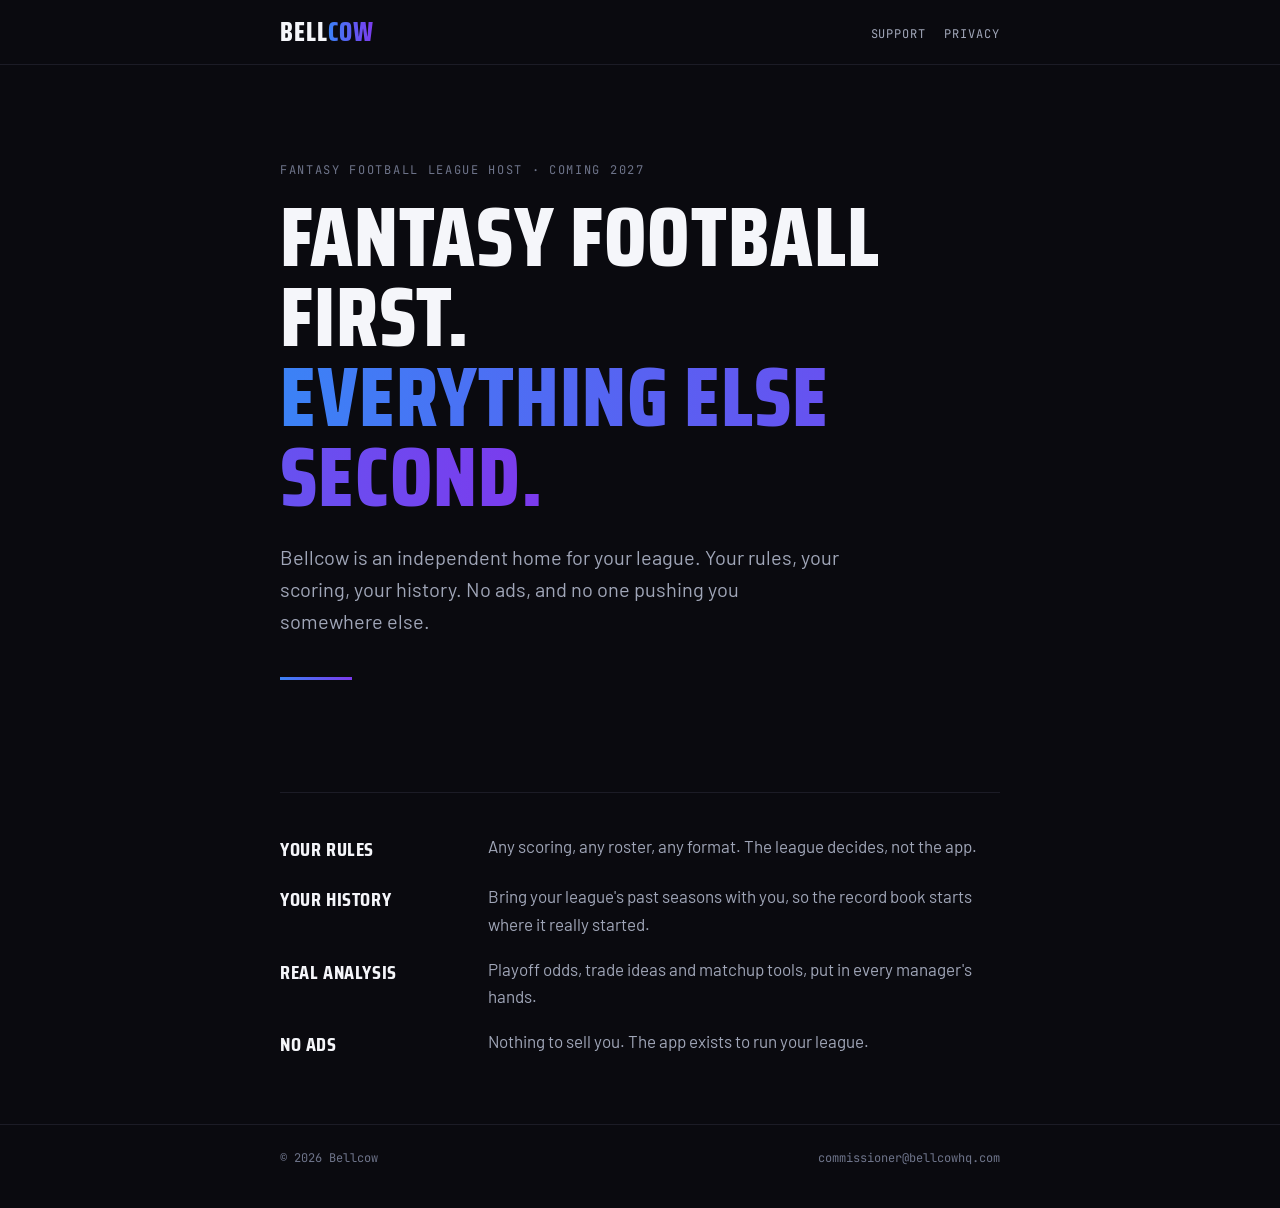
<file: index.html>
<!doctype html>
<html lang="en">
<head>
<meta charset="utf-8">
<meta name="viewport" content="width=device-width,initial-scale=1">
<title>Bellcow</title>
<meta name="description" content="Bellcow is an independent fantasy football league host. Fantasy football first. Everything else second.">
<link rel="preconnect" href="https://fonts.googleapis.com">
<link rel="preconnect" href="https://fonts.gstatic.com" crossorigin>
<link href="https://fonts.googleapis.com/css2?family=Barlow:wght@400;600&family=JetBrains+Mono:wght@400&family=Saira+Condensed:wght@700;800&display=swap" rel="stylesheet">
<link rel="stylesheet" href="/style.css">
</head>
<body>
<header><div class="wrap"><a class="brand" href="/">Bell<span>cow</span></a><nav><a href="/support/">Support</a><a href="/privacy/">Privacy</a></nav></div></header>
<main class="wrap">
<section class="hero">
<p class="kicker">Fantasy football league host · Coming 2027</p>
<h1>Fantasy football first.<br><span class="grad">Everything else second.</span></h1>
<p class="lede">Bellcow is an independent home for your league. Your rules, your scoring, your history. No ads, and no one pushing you somewhere else.</p>
<div class="rule"></div>
</section>
<section class="points">
<dl>
<dt>Your rules</dt><dd>Any scoring, any roster, any format. The league decides, not the app.</dd>
<dt>Your history</dt><dd>Bring your league's past seasons with you, so the record book starts where it really started.</dd>
<dt>Real analysis</dt><dd>Playoff odds, trade ideas and matchup tools, put in every manager's hands.</dd>
<dt>No ads</dt><dd>Nothing to sell you. The app exists to run your league.</dd>
</dl>
</section>
</main>
<footer><div class="wrap"><span>© 2026 Bellcow</span><span><a href="mailto:commissioner@bellcowhq.com">commissioner@bellcowhq.com</a></span></div></footer>
</body>
</html>
</file>
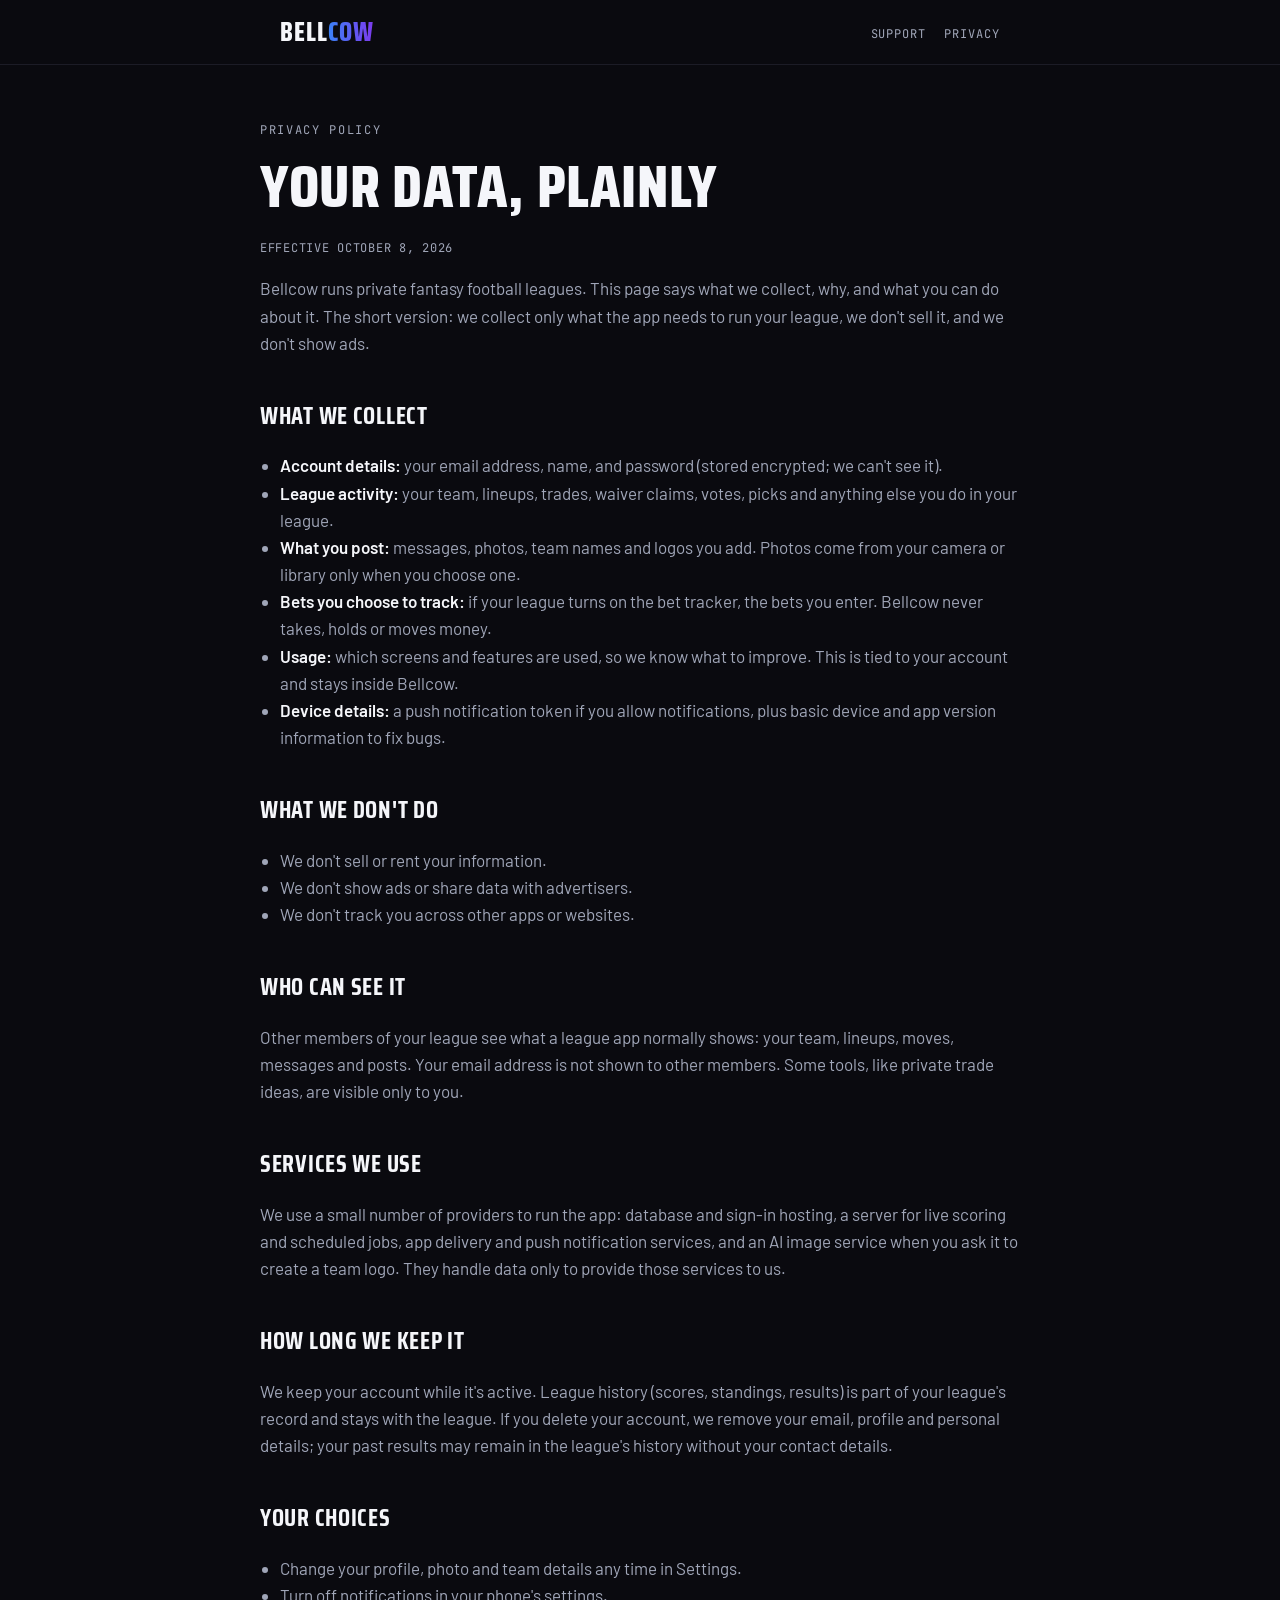
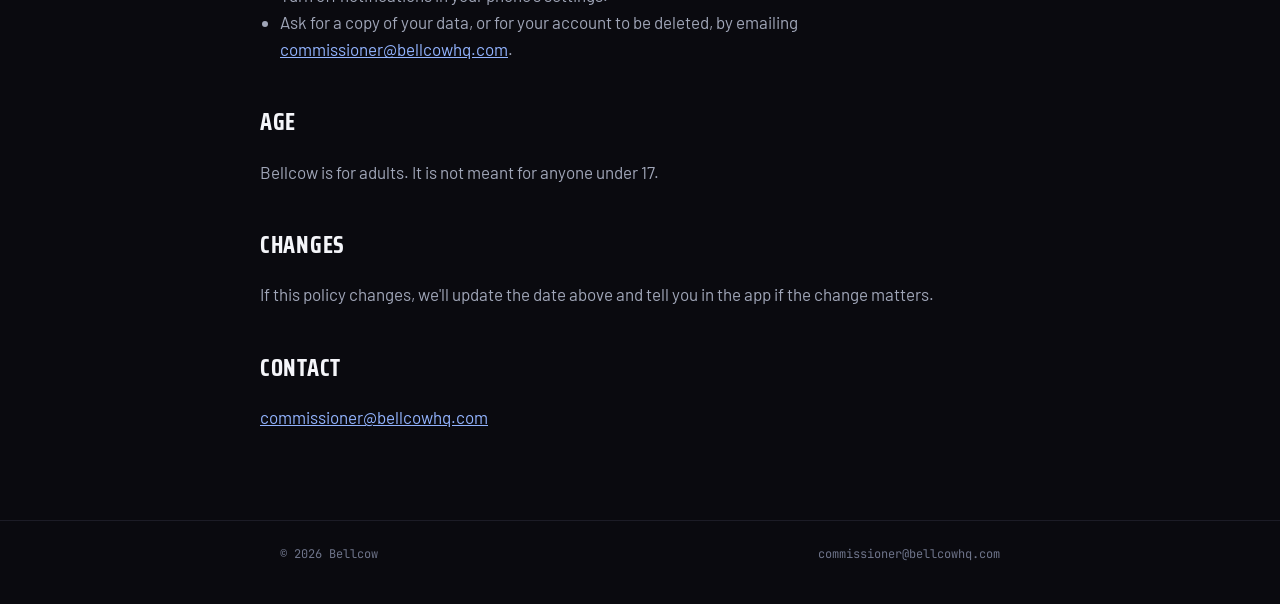
<file: privacy/index.html>
<!doctype html>
<html lang="en">
<head>
<meta charset="utf-8">
<meta name="viewport" content="width=device-width,initial-scale=1">
<title>Bellcow Privacy Policy</title>
<meta name="description" content="How Bellcow handles your information.">
<link rel="preconnect" href="https://fonts.googleapis.com">
<link rel="preconnect" href="https://fonts.gstatic.com" crossorigin>
<link href="https://fonts.googleapis.com/css2?family=Barlow:wght@400;600&family=JetBrains+Mono:wght@400&family=Saira+Condensed:wght@700;800&display=swap" rel="stylesheet">
<link rel="stylesheet" href="/style.css">
</head>
<body>
<header><div class="wrap"><a class="brand" href="/">Bell<span>cow</span></a><nav><a href="/support/">Support</a><a href="/privacy/">Privacy</a></nav></div></header>
<main class="wrap doc">
<p class="kicker">Privacy policy</p>
<h1>Your data, plainly</h1>
<p class="meta">Effective October 8, 2026</p>
<p>Bellcow runs private fantasy football leagues. This page says what we collect, why, and what you can do about it. The short version: we collect only what the app needs to run your league, we don't sell it, and we don't show ads.</p>

<h2>What we collect</h2>
<ul>
<li><strong>Account details:</strong> your email address, name, and password (stored encrypted; we can't see it).</li>
<li><strong>League activity:</strong> your team, lineups, trades, waiver claims, votes, picks and anything else you do in your league.</li>
<li><strong>What you post:</strong> messages, photos, team names and logos you add. Photos come from your camera or library only when you choose one.</li>
<li><strong>Bets you choose to track:</strong> if your league turns on the bet tracker, the bets you enter. Bellcow never takes, holds or moves money.</li>
<li><strong>Usage:</strong> which screens and features are used, so we know what to improve. This is tied to your account and stays inside Bellcow.</li>
<li><strong>Device details:</strong> a push notification token if you allow notifications, plus basic device and app version information to fix bugs.</li>
</ul>

<h2>What we don't do</h2>
<ul>
<li>We don't sell or rent your information.</li>
<li>We don't show ads or share data with advertisers.</li>
<li>We don't track you across other apps or websites.</li>
</ul>

<h2>Who can see it</h2>
<p>Other members of your league see what a league app normally shows: your team, lineups, moves, messages and posts. Your email address is not shown to other members. Some tools, like private trade ideas, are visible only to you.</p>

<h2>Services we use</h2>
<p>We use a small number of providers to run the app: database and sign-in hosting, a server for live scoring and scheduled jobs, app delivery and push notification services, and an AI image service when you ask it to create a team logo. They handle data only to provide those services to us.</p>

<h2>How long we keep it</h2>
<p>We keep your account while it's active. League history (scores, standings, results) is part of your league's record and stays with the league. If you delete your account, we remove your email, profile and personal details; your past results may remain in the league's history without your contact details.</p>

<h2>Your choices</h2>
<ul>
<li>Change your profile, photo and team details any time in Settings.</li>
<li>Turn off notifications in your phone's settings.</li>
<li>Ask for a copy of your data, or for your account to be deleted, by emailing <a href="mailto:commissioner@bellcowhq.com">commissioner@bellcowhq.com</a>.</li>
</ul>

<h2>Age</h2>
<p>Bellcow is for adults. It is not meant for anyone under 17.</p>

<h2>Changes</h2>
<p>If this policy changes, we'll update the date above and tell you in the app if the change matters.</p>

<h2>Contact</h2>
<p><a href="mailto:commissioner@bellcowhq.com">commissioner@bellcowhq.com</a></p>
</main>
<footer><div class="wrap"><span>© 2026 Bellcow</span><span><a href="mailto:commissioner@bellcowhq.com">commissioner@bellcowhq.com</a></span></div></footer>
</body>
</html>
</file>
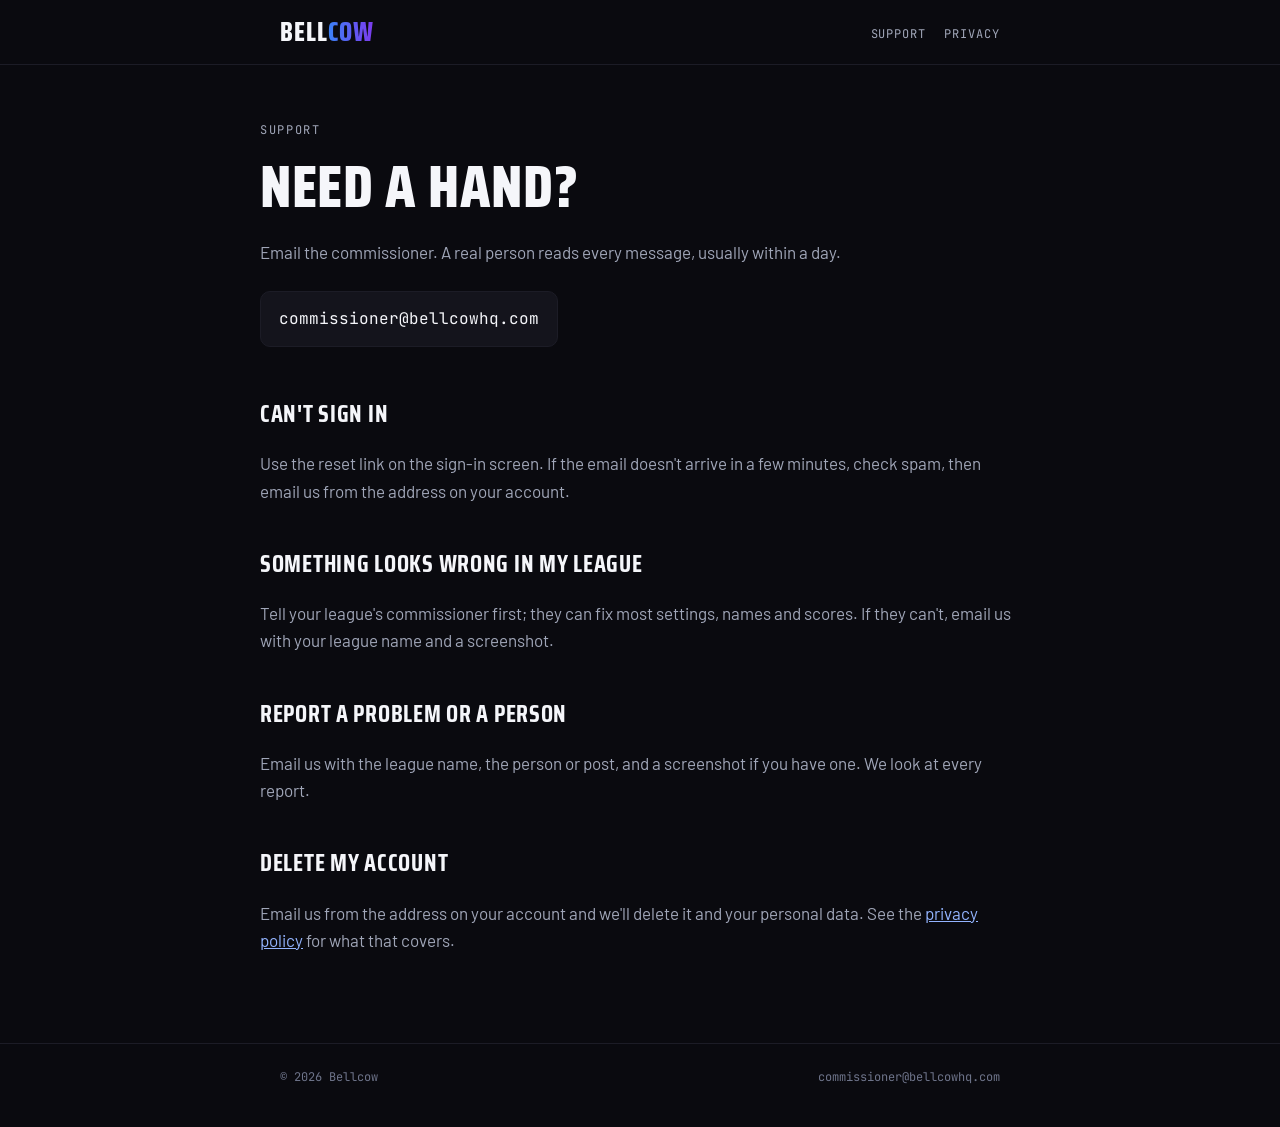
<file: support/index.html>
<!doctype html>
<html lang="en">
<head>
<meta charset="utf-8">
<meta name="viewport" content="width=device-width,initial-scale=1">
<title>Bellcow Support</title>
<meta name="description" content="Get help with Bellcow.">
<link rel="preconnect" href="https://fonts.googleapis.com">
<link rel="preconnect" href="https://fonts.gstatic.com" crossorigin>
<link href="https://fonts.googleapis.com/css2?family=Barlow:wght@400;600&family=JetBrains+Mono:wght@400&family=Saira+Condensed:wght@700;800&display=swap" rel="stylesheet">
<link rel="stylesheet" href="/style.css">
</head>
<body>
<header><div class="wrap"><a class="brand" href="/">Bell<span>cow</span></a><nav><a href="/support/">Support</a><a href="/privacy/">Privacy</a></nav></div></header>
<main class="wrap doc">
<p class="kicker">Support</p>
<h1>Need a hand?</h1>
<p>Email the commissioner. A real person reads every message, usually within a day.</p>
<a class="mail" href="mailto:commissioner@bellcowhq.com">commissioner@bellcowhq.com</a>
<h2>Can't sign in</h2>
<p>Use the reset link on the sign-in screen. If the email doesn't arrive in a few minutes, check spam, then email us from the address on your account.</p>
<h2>Something looks wrong in my league</h2>
<p>Tell your league's commissioner first; they can fix most settings, names and scores. If they can't, email us with your league name and a screenshot.</p>
<h2>Report a problem or a person</h2>
<p>Email us with the league name, the person or post, and a screenshot if you have one. We look at every report.</p>
<h2>Delete my account</h2>
<p>Email us from the address on your account and we'll delete it and your personal data. See the <a href="/privacy/">privacy policy</a> for what that covers.</p>
</main>
<footer><div class="wrap"><span>© 2026 Bellcow</span><span><a href="mailto:commissioner@bellcowhq.com">commissioner@bellcowhq.com</a></span></div></footer>
</body>
</html>
</file>
<file: style.css>
:root{--bg:#0A0A0F;--surface:#0D0D12;--elevated:#14141C;--line:#1C1C26;--text:#F5F6FA;--muted:#A0A6B8;--faint:#6E748A;--beam:#93B4FF;--a1:#3B82F6;--a2:#7C3AED}
*{box-sizing:border-box}
html{background:var(--bg)}
body{margin:0;background:var(--bg);color:var(--text);font-family:Barlow,system-ui,sans-serif;font-size:17px;line-height:1.6;-webkit-font-smoothing:antialiased}
a{color:var(--beam)}
.wrap{max-width:760px;margin:0 auto;padding:0 20px}
header{border-bottom:1px solid var(--line)}
header .wrap{display:flex;align-items:center;justify-content:space-between;height:64px}
.brand{font-family:"Saira Condensed",sans-serif;font-weight:800;font-size:26px;letter-spacing:.04em;text-transform:uppercase;color:var(--text);text-decoration:none}
.brand span{background:linear-gradient(90deg,var(--a1),var(--a2));-webkit-background-clip:text;background-clip:text;color:transparent}
nav a{font-family:"JetBrains Mono",monospace;font-size:12px;letter-spacing:.08em;text-transform:uppercase;color:var(--muted);text-decoration:none;margin-left:18px}
nav a:hover{color:var(--text)}
.hero{padding:96px 0 72px}
.kicker{font-family:"JetBrains Mono",monospace;font-size:12px;letter-spacing:.14em;text-transform:uppercase;color:var(--faint);margin:0 0 18px}
h1{font-family:"Saira Condensed",sans-serif;font-weight:800;text-transform:uppercase;font-size:clamp(44px,9vw,84px);line-height:.95;letter-spacing:.01em;margin:0 0 24px}
h1 .grad{background:linear-gradient(90deg,var(--a1),var(--a2));-webkit-background-clip:text;background-clip:text;color:transparent}
.lede{font-size:20px;color:var(--muted);max-width:560px;margin:0}
.rule{height:3px;width:72px;background:linear-gradient(90deg,var(--a1),var(--a2));margin:40px 0}
.points{border-top:1px solid var(--line);padding:40px 0 64px}
.points dl{margin:0;display:grid;grid-template-columns:180px 1fr;gap:18px 28px}
.points dt{font-family:"Saira Condensed",sans-serif;font-weight:700;text-transform:uppercase;font-size:20px;letter-spacing:.03em}
.points dd{margin:0;color:var(--muted)}
@media(max-width:560px){.points dl{grid-template-columns:1fr;gap:4px}.points dd{margin-bottom:16px}}
.doc{padding:56px 0 72px}
.doc h1{font-size:clamp(40px,7vw,60px)}
.doc h2{font-family:"Saira Condensed",sans-serif;font-weight:700;text-transform:uppercase;font-size:24px;letter-spacing:.03em;margin:40px 0 8px}
.doc p,.doc li{color:var(--muted)}
.doc strong{color:var(--text);font-weight:600}
.doc ul{padding-left:20px}
.meta{font-family:"JetBrains Mono",monospace;font-size:12px;color:var(--faint);letter-spacing:.06em;text-transform:uppercase}
.mail{display:inline-block;font-family:"JetBrains Mono",monospace;font-size:16px;padding:14px 18px;border:1px solid var(--line);background:var(--elevated);border-radius:10px;color:var(--text);text-decoration:none;margin:8px 0}
.mail:hover{border-color:var(--a1)}
footer{border-top:1px solid var(--line);padding:24px 0 40px}
footer .wrap{display:flex;justify-content:space-between;flex-wrap:wrap;gap:12px;font-family:"JetBrains Mono",monospace;font-size:12px;color:var(--faint)}
footer a{color:var(--faint);text-decoration:none;margin-left:16px}
footer a:hover{color:var(--text)}
</file>
